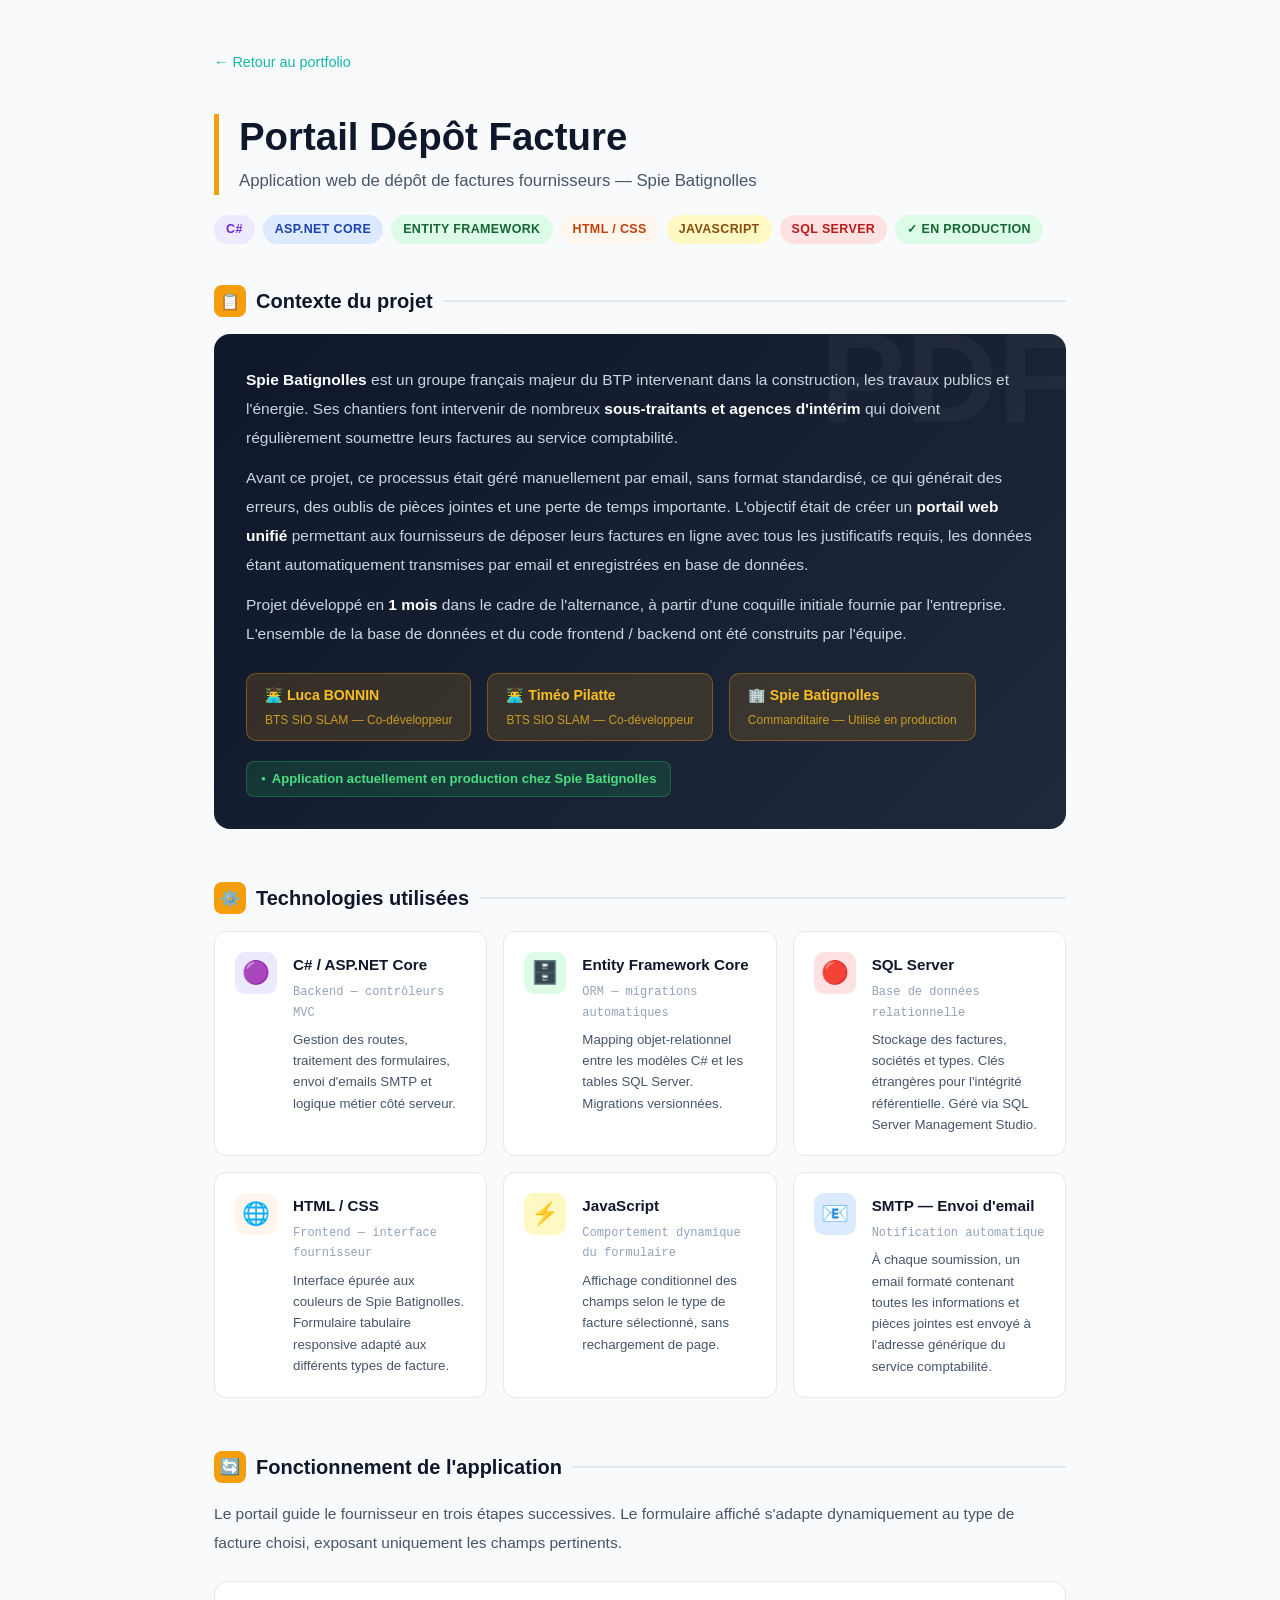
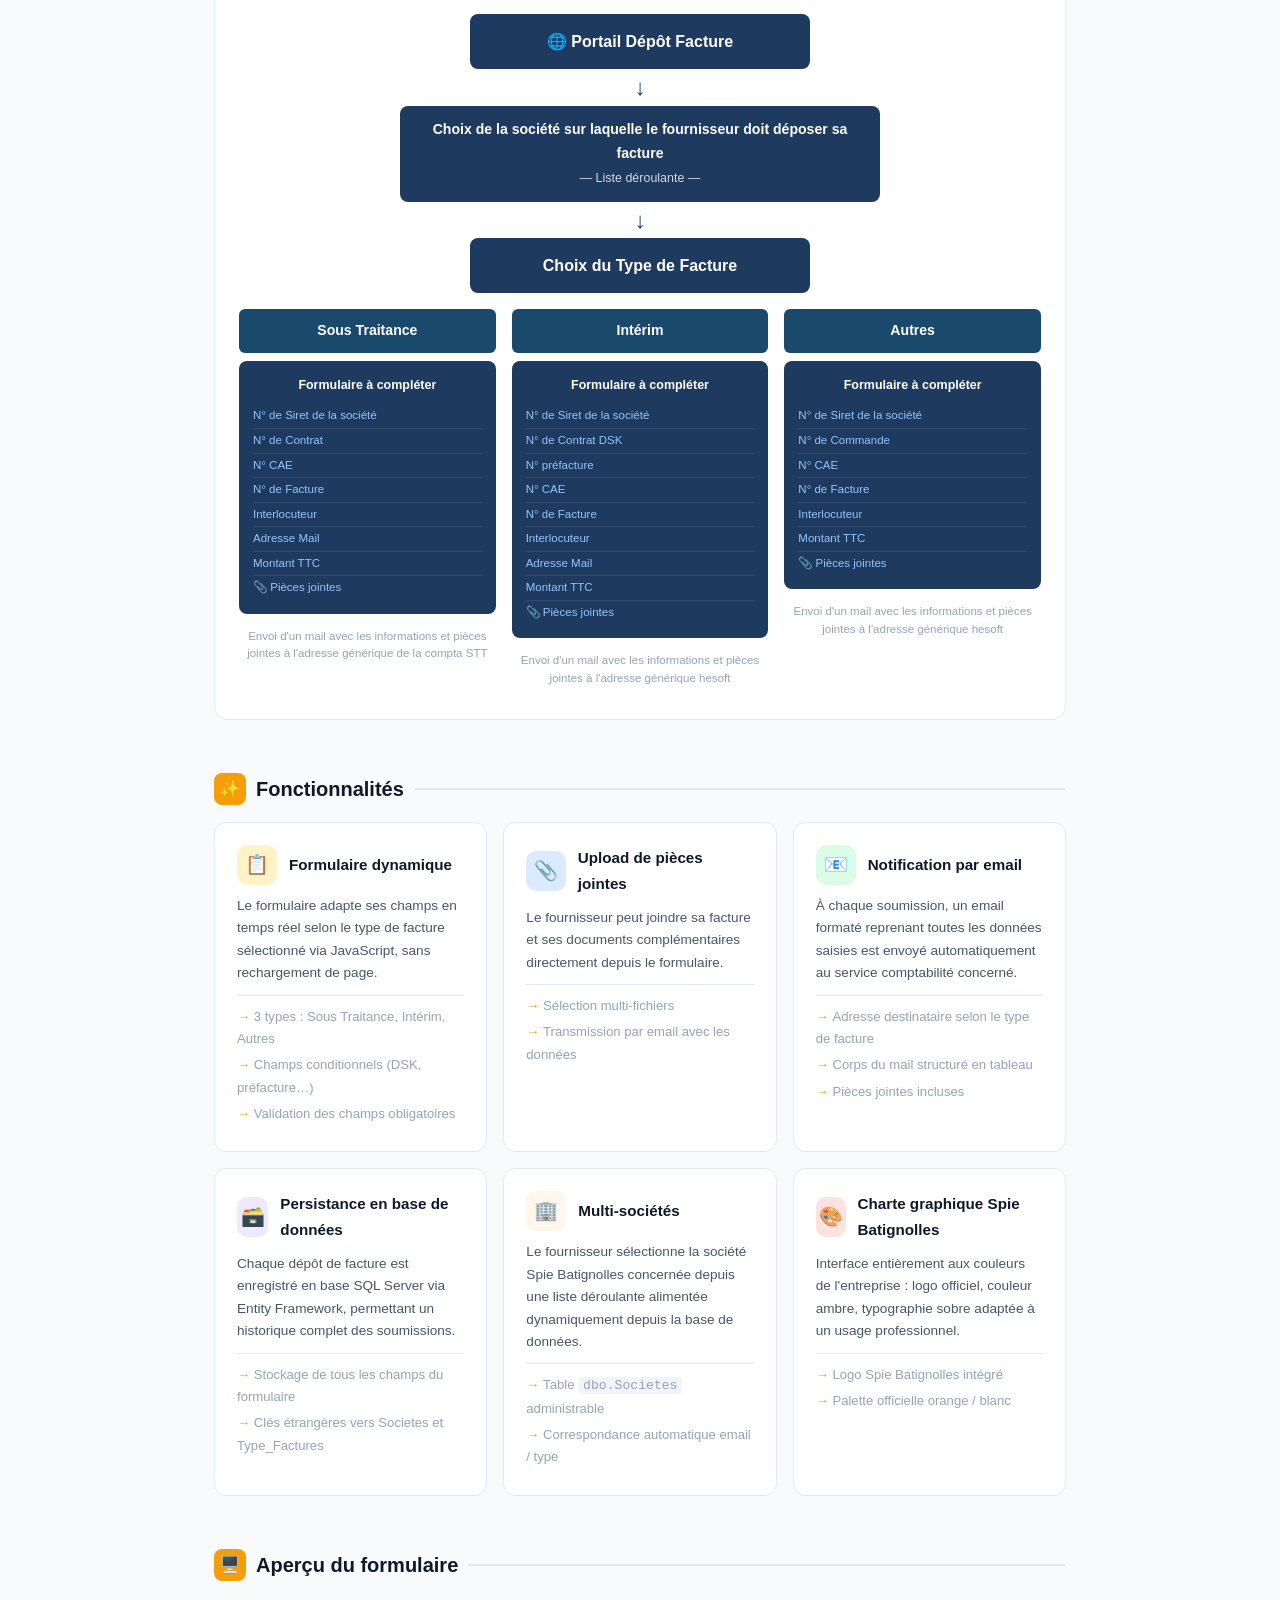
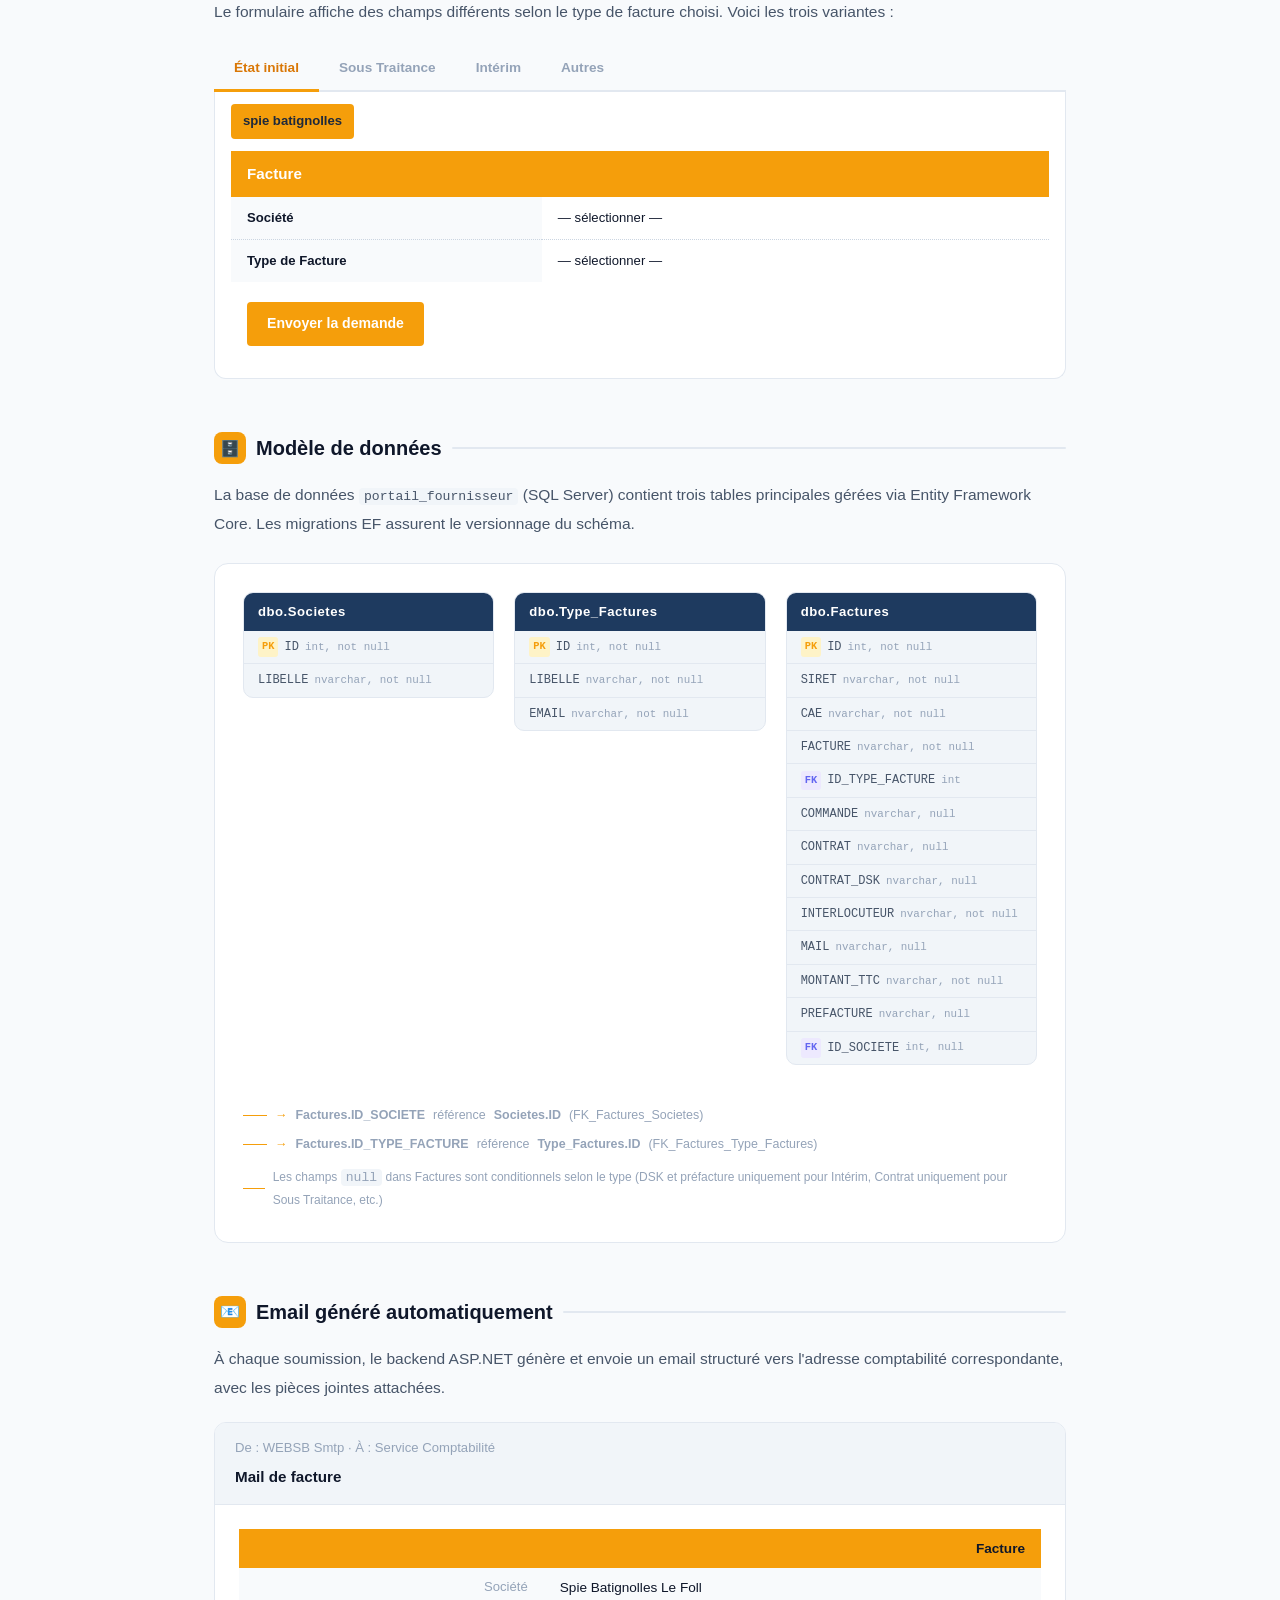
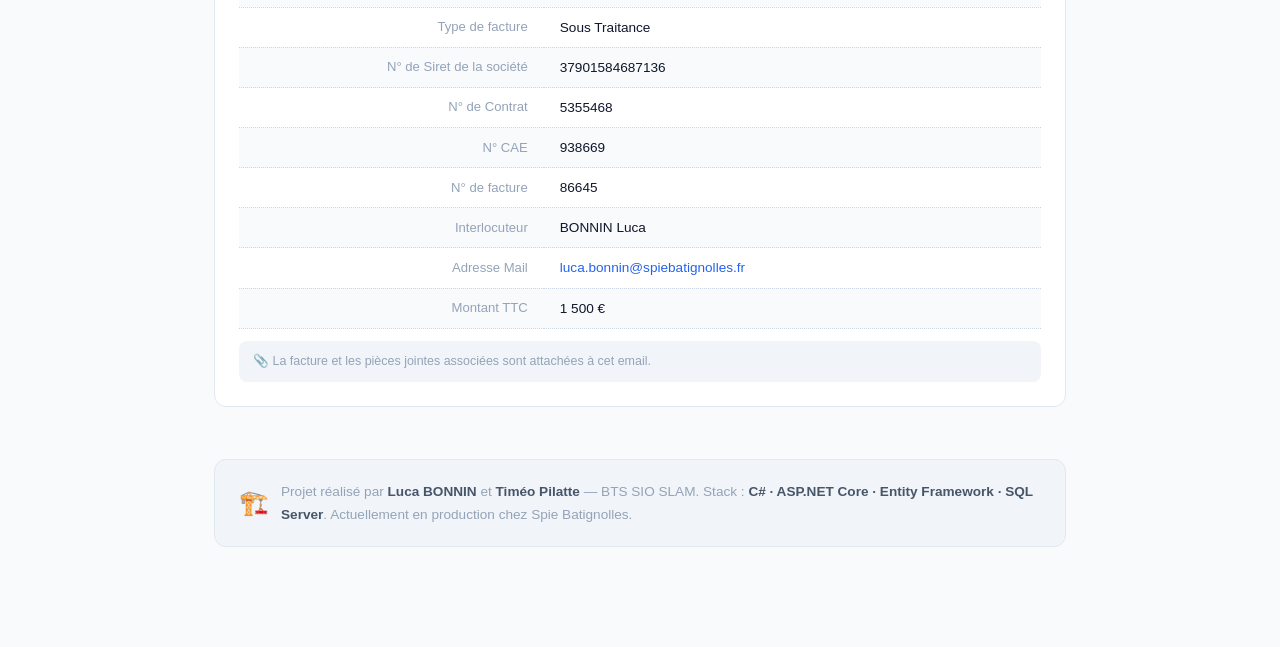
<file: portailFournisseur.html>
<!DOCTYPE html>
<html lang="fr">
<head>
    <meta charset="UTF-8">
    <meta name="viewport" content="width=device-width, initial-scale=1.0">
    <title>Portail Dépôt Facture — Spie Batignolles</title>
    <link rel="stylesheet" href="../CSS/stylePortailFournisseur.css">
</head>
<body>
<div class="page-wrapper">

    <a href="index.html" class="back-link">← Retour au portfolio</a>

    <div class="project-header">
        <h1>Portail Dépôt Facture</h1>
        <p class="subtitle">Application web de dépôt de factures fournisseurs — Spie Batignolles</p>
    </div>
    <div class="tags">
        <span class="tag csharp">C#</span>
        <span class="tag aspnet">ASP.NET Core</span>
        <span class="tag ef">Entity Framework</span>
        <span class="tag html">HTML / CSS</span>
        <span class="tag js">JavaScript</span>
        <span class="tag sql">SQL Server</span>
        <span class="tag prod">✓ En production</span>
    </div>

    <!-- ══ 1. CONTEXTE ══ -->
    <section>
        <h2 class="section-title"><span class="section-icon">📋</span>Contexte du projet</h2>
        <div class="context-card">
            <p><strong>Spie Batignolles</strong> est un groupe français majeur du BTP intervenant dans la construction, les travaux publics et l'énergie. Ses chantiers font intervenir de nombreux <strong>sous-traitants et agences d'intérim</strong> qui doivent régulièrement soumettre leurs factures au service comptabilité.</p>
            <p>Avant ce projet, ce processus était géré manuellement par email, sans format standardisé, ce qui générait des erreurs, des oublis de pièces jointes et une perte de temps importante. L'objectif était de créer un <strong>portail web unifié</strong> permettant aux fournisseurs de déposer leurs factures en ligne avec tous les justificatifs requis, les données étant automatiquement transmises par email et enregistrées en base de données.</p>
            <p>Projet développé en <strong>1 mois</strong> dans le cadre de l'alternance, à partir d'une coquille initiale fournie par l'entreprise. L'ensemble de la base de données et du code frontend / backend ont été construits par l'équipe.</p>
            <div class="actors">
                <div class="actor-chip">👨‍💻 Luca BONNIN<span class="role">BTS SIO SLAM — Co-développeur</span></div>
                <div class="actor-chip">👨‍💻 Timéo Pilatte<span class="role">BTS SIO SLAM — Co-développeur</span></div>
                <div class="actor-chip">🏢 Spie Batignolles<span class="role">Commanditaire — Utilisé en production</span></div>
            </div>
            <div class="prod-badge">Application actuellement en production chez Spie Batignolles</div>
        </div>
    </section>

    <!-- ══ 2. TECHNOLOGIES ══ -->
    <section>
        <h2 class="section-title"><span class="section-icon">⚙️</span>Technologies utilisées</h2>
        <div class="tech-grid">
            <div class="tech-card">
                <div class="tech-icon" style="background:#ede9fe">🟣</div>
                <div>
                    <h3>C# / ASP.NET Core</h3>
                    <div class="version">Backend — contrôleurs MVC</div>
                    <p>Gestion des routes, traitement des formulaires, envoi d'emails SMTP et logique métier côté serveur.</p>
                </div>
            </div>
            <div class="tech-card">
                <div class="tech-icon" style="background:#dcfce7">🗄️</div>
                <div>
                    <h3>Entity Framework Core</h3>
                    <div class="version">ORM — migrations automatiques</div>
                    <p>Mapping objet-relationnel entre les modèles C# et les tables SQL Server. Migrations versionnées.</p>
                </div>
            </div>
            <div class="tech-card">
                <div class="tech-icon" style="background:#fee2e2">🔴</div>
                <div>
                    <h3>SQL Server</h3>
                    <div class="version">Base de données relationnelle</div>
                    <p>Stockage des factures, sociétés et types. Clés étrangères pour l'intégrité référentielle. Géré via SQL Server Management Studio.</p>
                </div>
            </div>
            <div class="tech-card">
                <div class="tech-icon" style="background:#fff7ed">🌐</div>
                <div>
                    <h3>HTML / CSS</h3>
                    <div class="version">Frontend — interface fournisseur</div>
                    <p>Interface épurée aux couleurs de Spie Batignolles. Formulaire tabulaire responsive adapté aux différents types de facture.</p>
                </div>
            </div>
            <div class="tech-card">
                <div class="tech-icon" style="background:#fef9c3">⚡</div>
                <div>
                    <h3>JavaScript</h3>
                    <div class="version">Comportement dynamique du formulaire</div>
                    <p>Affichage conditionnel des champs selon le type de facture sélectionné, sans rechargement de page.</p>
                </div>
            </div>
            <div class="tech-card">
                <div class="tech-icon" style="background:#dbeafe">📧</div>
                <div>
                    <h3>SMTP — Envoi d'email</h3>
                    <div class="version">Notification automatique</div>
                    <p>À chaque soumission, un email formaté contenant toutes les informations et pièces jointes est envoyé à l'adresse générique du service comptabilité.</p>
                </div>
            </div>
        </div>
    </section>

    <!-- ══ 3. FONCTIONNEMENT ══ -->
    <section>
        <h2 class="section-title"><span class="section-icon">🔄</span>Fonctionnement de l'application</h2>
        <p class="prose" style="margin-bottom:24px;">Le portail guide le fournisseur en trois étapes successives. Le formulaire affiché s'adapte dynamiquement au type de facture choisi, exposant uniquement les champs pertinents.</p>
        <div class="flow-wrapper">
            <!-- Etape 1 -->
            <div style="text-align:center; margin-bottom:8px;">
                <div class="flow-node main">🌐 Portail Dépôt Facture</div>
            </div>
            <div class="flow-arrow">↓</div>
            <!-- Etape 2 -->
            <div style="text-align:center; margin-bottom:8px;">
                <div class="flow-node main" style="max-width:480px; font-size:0.88rem; padding:12px 20px;">
                    Choix de la société sur laquelle le fournisseur doit déposer sa facture<br>
                    <span style="font-size:0.78rem; opacity:0.8; font-weight:400;">— Liste déroulante —</span>
                </div>
            </div>
            <div class="flow-arrow">↓</div>
            <!-- Etape 3 -->
            <div style="text-align:center; margin-bottom:16px;">
                <div class="flow-node main">Choix du Type de Facture</div>
            </div>
            <!-- Branches -->
            <div class="flow-branches">
                <!-- Sous Traitance -->
                <div class="flow-branch">
                    <div class="flow-branch-title">Sous Traitance</div>
                    <div class="flow-form-box">
                        <div class="form-title">Formulaire à compléter</div>
                        <ul>
                            <li>N° de Siret de la société</li>
                            <li>N° de Contrat</li>
                            <li>N° CAE</li>
                            <li>N° de Facture</li>
                            <li>Interlocuteur</li>
                            <li>Adresse Mail</li>
                            <li>Montant TTC</li>
                            <li>📎 Pièces jointes</li>
                        </ul>
                    </div>
                    <div class="flow-result">Envoi d'un mail avec les informations et pièces jointes à l'adresse générique de la compta STT</div>
                </div>
                <!-- Interim -->
                <div class="flow-branch">
                    <div class="flow-branch-title">Intérim</div>
                    <div class="flow-form-box">
                        <div class="form-title">Formulaire à compléter</div>
                        <ul>
                            <li>N° de Siret de la société</li>
                            <li>N° de Contrat DSK</li>
                            <li>N° préfacture</li>
                            <li>N° CAE</li>
                            <li>N° de Facture</li>
                            <li>Interlocuteur</li>
                            <li>Adresse Mail</li>
                            <li>Montant TTC</li>
                            <li>📎 Pièces jointes</li>
                        </ul>
                    </div>
                    <div class="flow-result">Envoi d'un mail avec les informations et pièces jointes à l'adresse générique hesoft</div>
                </div>
                <!-- Autres -->
                <div class="flow-branch">
                    <div class="flow-branch-title">Autres</div>
                    <div class="flow-form-box">
                        <div class="form-title">Formulaire à compléter</div>
                        <ul>
                            <li>N° de Siret de la société</li>
                            <li>N° de Commande</li>
                            <li>N° CAE</li>
                            <li>N° de Facture</li>
                            <li>Interlocuteur</li>
                            <li>Montant TTC</li>
                            <li>📎 Pièces jointes</li>
                        </ul>
                    </div>
                    <div class="flow-result">Envoi d'un mail avec les informations et pièces jointes à l'adresse générique hesoft</div>
                </div>
            </div>
        </div>
    </section>

    <!-- ══ 4. FONCTIONNALITÉS ══ -->
    <section>
        <h2 class="section-title"><span class="section-icon">✨</span>Fonctionnalités</h2>
        <div class="features-grid">
            <div class="feature-card">
                <div class="feature-header">
                    <div class="feature-emoji" style="background:#fef3c7">📋</div>
                    <h3>Formulaire dynamique</h3>
                </div>
                <p>Le formulaire adapte ses champs en temps réel selon le type de facture sélectionné via JavaScript, sans rechargement de page.</p>
                <ul class="feature-detail">
                    <li>3 types : Sous Traitance, Intérim, Autres</li>
                    <li>Champs conditionnels (DSK, préfacture…)</li>
                    <li>Validation des champs obligatoires</li>
                </ul>
            </div>
            <div class="feature-card">
                <div class="feature-header">
                    <div class="feature-emoji" style="background:#dbeafe">📎</div>
                    <h3>Upload de pièces jointes</h3>
                </div>
                <p>Le fournisseur peut joindre sa facture et ses documents complémentaires directement depuis le formulaire.</p>
                <ul class="feature-detail">
                    <li>Sélection multi-fichiers</li>
                    <li>Transmission par email avec les données</li>
                </ul>
            </div>
            <div class="feature-card">
                <div class="feature-header">
                    <div class="feature-emoji" style="background:#dcfce7">📧</div>
                    <h3>Notification par email</h3>
                </div>
                <p>À chaque soumission, un email formaté reprenant toutes les données saisies est envoyé automatiquement au service comptabilité concerné.</p>
                <ul class="feature-detail">
                    <li>Adresse destinataire selon le type de facture</li>
                    <li>Corps du mail structuré en tableau</li>
                    <li>Pièces jointes incluses</li>
                </ul>
            </div>
            <div class="feature-card">
                <div class="feature-header">
                    <div class="feature-emoji" style="background:#ede9fe">🗃️</div>
                    <h3>Persistance en base de données</h3>
                </div>
                <p>Chaque dépôt de facture est enregistré en base SQL Server via Entity Framework, permettant un historique complet des soumissions.</p>
                <ul class="feature-detail">
                    <li>Stockage de tous les champs du formulaire</li>
                    <li>Clés étrangères vers Societes et Type_Factures</li>
                </ul>
            </div>
            <div class="feature-card">
                <div class="feature-header">
                    <div class="feature-emoji" style="background:#fff7ed">🏢</div>
                    <h3>Multi-sociétés</h3>
                </div>
                <p>Le fournisseur sélectionne la société Spie Batignolles concernée depuis une liste déroulante alimentée dynamiquement depuis la base de données.</p>
                <ul class="feature-detail">
                    <li>Table <code>dbo.Societes</code> administrable</li>
                    <li>Correspondance automatique email / type</li>
                </ul>
            </div>
            <div class="feature-card">
                <div class="feature-header">
                    <div class="feature-emoji" style="background:#fee2e2">🎨</div>
                    <h3>Charte graphique Spie Batignolles</h3>
                </div>
                <p>Interface entièrement aux couleurs de l'entreprise : logo officiel, couleur ambre, typographie sobre adaptée à un usage professionnel.</p>
                <ul class="feature-detail">
                    <li>Logo Spie Batignolles intégré</li>
                    <li>Palette officielle orange / blanc</li>
                </ul>
            </div>
        </div>
    </section>

    <!-- ══ 5. APERÇU DU FORMULAIRE ══ -->
    <section>
        <h2 class="section-title"><span class="section-icon">🖥️</span>Aperçu du formulaire</h2>
        <p class="prose" style="margin-bottom:20px;">Le formulaire affiche des champs différents selon le type de facture choisi. Voici les trois variantes :</p>
        <div class="form-tabs">
            <div class="form-tab active" onclick="showTab('initial')">État initial</div>
            <div class="form-tab" onclick="showTab('st')">Sous Traitance</div>
            <div class="form-tab" onclick="showTab('interim')">Intérim</div>
            <div class="form-tab" onclick="showTab('autres')">Autres</div>
        </div>

        <!-- Initial -->
        <div class="form-preview active" id="tab-initial">
            <div style="padding:12px 16px 0; display:flex; align-items:center; justify-content:space-between;">
                <div style="font-size:0.82rem; font-weight:800; color:#1e293b; background:#f59e0b; padding:6px 12px; border-radius:4px;">spie batignolles</div>
            </div>
            <div style="margin:12px 16px 0 16px;">
                <div class="form-header-bar">Facture</div>
            </div>
            <table class="form-table" style="margin:0 16px; width:calc(100% - 32px);">
                <tr><td>Société</td><td class="value">— sélectionner —</td></tr>
                <tr><td>Type de Facture</td><td class="value">— sélectionner —</td></tr>
            </table>
            <div style="padding:4px 16px 16px;"><span class="form-submit">Envoyer la demande</span></div>
        </div>

        <!-- Sous Traitance -->
        <div class="form-preview" id="tab-st">
            <div style="padding:12px 16px 0; display:flex; align-items:center; justify-content:space-between;">
                <div style="font-size:0.82rem; font-weight:800; color:#1e293b; background:#f59e0b; padding:6px 12px; border-radius:4px;">spie batignolles</div>
            </div>
            <div style="margin:12px 16px 0 16px;">
                <div class="form-header-bar">Facture</div>
            </div>
            <table class="form-table" style="margin:0 16px; width:calc(100% - 32px);">
                <tr><td>Société</td><td class="value">—</td></tr>
                <tr><td>Type de Facture</td><td class="value">Sous Traitance</td></tr>
                <tr><td>N° de Siret de la société</td><td>Obligatoire</td></tr>
                <tr><td>N° de Contrat</td><td>Obligatoire</td></tr>
                <tr><td>N° CAE</td><td>Obligatoire</td></tr>
                <tr><td>N° de facture</td><td>Obligatoire</td></tr>
                <tr><td>Interlocuteur</td><td>Obligatoire</td></tr>
                <tr><td>Adresse Mail</td><td>exemple@domaine.com</td></tr>
                <tr><td>Montant TTC</td><td>Obligatoire</td></tr>
                <tr><td>Ajouter une pièce jointe</td><td class="value">Choisir des fichiers</td></tr>
            </table>
            <div style="padding:4px 16px 16px;"><span class="form-submit">Envoyer la demande</span></div>
        </div>

        <!-- Interim -->
        <div class="form-preview" id="tab-interim">
            <div style="padding:12px 16px 0;">
                <div style="font-size:0.82rem; font-weight:800; color:#1e293b; background:#f59e0b; padding:6px 12px; border-radius:4px; display:inline-block;">spie batignolles</div>
            </div>
            <div style="margin:12px 16px 0 16px;">
                <div class="form-header-bar">Facture</div>
            </div>
            <table class="form-table" style="margin:0 16px; width:calc(100% - 32px);">
                <tr><td>Société</td><td class="value">—</td></tr>
                <tr><td>Type de Facture</td><td class="value">Intérim</td></tr>
                <tr><td>N° de Siret de la société</td><td>Obligatoire</td></tr>
                <tr><td>N° de Contrat DSK</td><td>Obligatoire</td></tr>
                <tr><td>N° préfacture</td><td>Obligatoire</td></tr>
                <tr><td>N° CAE</td><td>Obligatoire</td></tr>
                <tr><td>N° de facture</td><td>Obligatoire</td></tr>
                <tr><td>Interlocuteur</td><td>Obligatoire</td></tr>
                <tr><td>Adresse Mail</td><td>exemple@domaine.com</td></tr>
                <tr><td>Montant TTC</td><td>Obligatoire</td></tr>
                <tr><td>Ajouter une pièce jointe</td><td class="value">Choisir des fichiers</td></tr>
            </table>
            <div style="padding:4px 16px 16px;"><span class="form-submit">Envoyer la demande</span></div>
        </div>

        <!-- Autres -->
        <div class="form-preview" id="tab-autres">
            <div style="padding:12px 16px 0;">
                <div style="font-size:0.82rem; font-weight:800; color:#1e293b; background:#f59e0b; padding:6px 12px; border-radius:4px; display:inline-block;">spie batignolles</div>
            </div>
            <div style="margin:12px 16px 0 16px;">
                <div class="form-header-bar">Facture</div>
            </div>
            <table class="form-table" style="margin:0 16px; width:calc(100% - 32px);">
                <tr><td>Société</td><td class="value">—</td></tr>
                <tr><td>Type de Facture</td><td class="value">Autres</td></tr>
                <tr><td>N° de Siret de la société</td><td>Obligatoire</td></tr>
                <tr><td>N° de Commande</td><td>Obligatoire</td></tr>
                <tr><td>N° CAE</td><td>Obligatoire</td></tr>
                <tr><td>N° de facture</td><td>Obligatoire</td></tr>
                <tr><td>Interlocuteur</td><td>Obligatoire</td></tr>
                <tr><td>Montant TTC</td><td>Obligatoire</td></tr>
                <tr><td>Ajouter une pièce jointe</td><td class="value">Choisir des fichiers</td></tr>
            </table>
            <div style="padding:4px 16px 16px;"><span class="form-submit">Envoyer la demande</span></div>
        </div>
    </section>

    <!-- ══ 6. MODÈLE DE DONNÉES ══ -->
    <section>
        <h2 class="section-title"><span class="section-icon">🗄️</span>Modèle de données</h2>
        <p class="prose" style="margin-bottom:24px;">La base de données <code>portail_fournisseur</code> (SQL Server) contient trois tables principales gérées via Entity Framework Core. Les migrations EF assurent le versionnage du schéma.</p>
        <div class="db-schema">
            <!-- Societes -->
            <div class="db-table">
                <div class="db-table-header">dbo.Societes</div>
                <div class="db-field"><span class="pk">PK</span> ID <span class="null">int, not null</span></div>
                <div class="db-field">LIBELLE <span class="null">nvarchar, not null</span></div>
            </div>
            <!-- Type_Factures -->
            <div class="db-table">
                <div class="db-table-header">dbo.Type_Factures</div>
                <div class="db-field"><span class="pk">PK</span> ID <span class="null">int, not null</span></div>
                <div class="db-field">LIBELLE <span class="null">nvarchar, not null</span></div>
                <div class="db-field">EMAIL <span class="null">nvarchar, not null</span></div>
            </div>
            <!-- Factures -->
            <div class="db-table">
                <div class="db-table-header">dbo.Factures</div>
                <div class="db-field"><span class="pk">PK</span> ID <span class="null">int, not null</span></div>
                <div class="db-field">SIRET <span class="null">nvarchar, not null</span></div>
                <div class="db-field">CAE <span class="null">nvarchar, not null</span></div>
                <div class="db-field">FACTURE <span class="null">nvarchar, not null</span></div>
                <div class="db-field"><span class="fk">FK</span> ID_TYPE_FACTURE <span class="null">int</span></div>
                <div class="db-field">COMMANDE <span class="null">nvarchar, null</span></div>
                <div class="db-field">CONTRAT <span class="null">nvarchar, null</span></div>
                <div class="db-field">CONTRAT_DSK <span class="null">nvarchar, null</span></div>
                <div class="db-field">INTERLOCUTEUR <span class="null">nvarchar, not null</span></div>
                <div class="db-field">MAIL <span class="null">nvarchar, null</span></div>
                <div class="db-field">MONTANT_TTC <span class="null">nvarchar, not null</span></div>
                <div class="db-field">PREFACTURE <span class="null">nvarchar, null</span></div>
                <div class="db-field"><span class="fk">FK</span> ID_SOCIETE <span class="null">int, null</span></div>
            </div>
            <!-- Relations -->
            <div class="db-relations">
                <div class="db-relation-line"><span class="rel-arrow">→</span> <strong>Factures.ID_SOCIETE</strong> référence <strong>Societes.ID</strong> (FK_Factures_Societes)</div>
                <div class="db-relation-line"><span class="rel-arrow">→</span> <strong>Factures.ID_TYPE_FACTURE</strong> référence <strong>Type_Factures.ID</strong> (FK_Factures_Type_Factures)</div>
                <div class="db-relation-line" style="margin-top:4px;"><span style="font-size:0.75rem; color:var(--text-muted)">Les champs <code>null</code> dans Factures sont conditionnels selon le type (DSK et préfacture uniquement pour Intérim, Contrat uniquement pour Sous Traitance, etc.)</span></div>
            </div>
        </div>
    </section>

    <!-- ══ 7. EMAIL GÉNÉRÉ ══ -->
    <section>
        <h2 class="section-title"><span class="section-icon">📧</span>Email généré automatiquement</h2>
        <p class="prose" style="margin-bottom:20px;">À chaque soumission, le backend ASP.NET génère et envoie un email structuré vers l'adresse comptabilité correspondante, avec les pièces jointes attachées.</p>
        <div class="email-preview">
            <div class="email-header">
                <div class="email-from">De : WEBSB Smtp · À : Service Comptabilité</div>
                <div class="email-subject">Mail de facture</div>
            </div>
            <div class="email-body">
                <table class="email-table">
                    <thead><tr><td colspan="2">Facture</td></tr></thead>
                    <tbody>
                        <tr><td>Société</td><td>Spie Batignolles Le Foll</td></tr>
                        <tr><td>Type de facture</td><td>Sous Traitance</td></tr>
                        <tr><td>N° de Siret de la société</td><td>37901584687136</td></tr>
                        <tr><td>N° de Contrat</td><td>5355468</td></tr>
                        <tr><td>N° CAE</td><td>938669</td></tr>
                        <tr><td>N° de facture</td><td>86645</td></tr>
                        <tr><td>Interlocuteur</td><td>BONNIN Luca</td></tr>
                        <tr><td>Adresse Mail</td><td style="color:#2563eb;">luca.bonnin@spiebatignolles.fr</td></tr>
                        <tr><td>Montant TTC</td><td>1 500 €</td></tr>
                    </tbody>
                </table>
                <div class="email-note">📎 La facture et les pièces jointes associées sont attachées à cet email.</div>
            </div>
        </div>
    </section>

        <!-- ══ 8. AMÉLIORATIONS ══ -->
    <!-- <section>
        <h2 class="section-title"><span class="section-icon">🚀</span>Améliorations possibles</h2>
        <div class="improvements-list">
            <div class="improvement-item priority-high">
                <span class="improvement-badge badge-high">Priorité haute</span>
                <div class="improvement-content">
                    <h4>Espace fournisseur authentifié</h4>
                    <p>Permettre aux fournisseurs de se connecter avec un compte pour consulter l'historique de leurs dépôts, éviter les doublons et suivre le statut de traitement de leurs factures.</p>
                </div>
            </div>
            <div class="improvement-item priority-high">
                <span class="improvement-badge badge-high">Priorité haute</span>
                <div class="improvement-content">
                    <h4>Interface d'administration</h4>
                    <p>Tableau de bord pour le service comptabilité : visualiser toutes les factures reçues, filtrer par société / type / date, changer le statut (reçue, traitée, rejetée) et exporter en Excel.</p>
                </div>
            </div>
            <div class="improvement-item priority-medium">
                <span class="improvement-badge badge-medium">Priorité moyenne</span>
                <div class="improvement-content">
                    <h4>Validation côté serveur renforcée</h4>
                    <p>Ajout de contrôles métier : format SIRET (14 chiffres), montant numérique positif, types de fichiers autorisés, taille maximale des pièces jointes.</p>
                </div>
            </div>
            <div class="improvement-item priority-medium">
                <span class="improvement-badge badge-medium">Priorité moyenne</span>
                <div class="improvement-content">
                    <h4>Accusé de réception fournisseur</h4>
                    <p>Envoyer un email de confirmation au fournisseur avec un récapitulatif de sa soumission et un numéro de dossier unique pour le suivi.</p>
                </div>
            </div>
            <div class="improvement-item priority-low">
                <span class="improvement-badge badge-low">Priorité basse</span>
                <div class="improvement-content">
                    <h4>Gestion des pièces jointes en base</h4>
                    <p>Stocker les fichiers uploadés sur un serveur de fichiers et conserver leur référence en base de données plutôt que de les transmettre uniquement par email.</p>
                </div>
            </div>
        </div>
    </section> -->

    <!-- Footer -->
    <div class="footer-note">
        <span style="font-size:1.5rem;">🏗️</span>
        <span>Projet réalisé par <strong style="color:var(--text-secondary)">Luca BONNIN</strong> et <strong style="color:var(--text-secondary)">Timéo Pilatte</strong> — BTS SIO SLAM. Stack : <strong style="color:var(--text-secondary)">C# · ASP.NET Core · Entity Framework · SQL Server</strong>. Actuellement en production chez Spie Batignolles.</span>
    </div>

</div>

<script>
    function showTab(name) {
        document.querySelectorAll('.form-tab').forEach(t => t.classList.remove('active'));
        document.querySelectorAll('.form-preview').forEach(p => p.classList.remove('active'));
        document.getElementById('tab-' + name).classList.add('active');
        event.target.classList.add('active');
    }
</script>
</body>
</html>
</file>
<file: CSS/stylePortailFournisseur.css>
:root {
    --accent: #2dd4bf; --accent-dark: #14b8a6;
    --spie: #f59e0b; --spie-dark: #d97706;
    --bg: #f8fafc; --surface: #ffffff; --surface-alt: #f1f5f9;
    --border: #e2e8f0; --text-primary: #0f172a;
    --text-secondary: #475569; --text-muted: #94a3b8;
}
* { box-sizing: border-box; margin: 0; padding: 0; }
body { font-family: -apple-system, BlinkMacSystemFont, 'Segoe UI', Roboto, sans-serif; background: var(--bg); color: var(--text-primary); line-height: 1.7; }
.page-wrapper { max-width: 900px; margin: 0 auto; padding: 48px 24px 80px; }
.back-link { display: inline-flex; align-items: center; gap: 8px; color: var(--accent-dark); text-decoration: none; font-weight: 500; font-size: 0.9rem; margin-bottom: 40px; transition: color 0.2s; }
.back-link:hover { color: var(--accent); }
.project-header { border-left: 5px solid var(--spie); padding-left: 20px; margin-bottom: 12px; }
.project-header h1 { font-size: 2.4rem; font-weight: 800; color: var(--text-primary); line-height: 1.2; }
.project-header .subtitle { color: var(--text-secondary); font-size: 1.05rem; margin-top: 6px; }
.tags { display: flex; flex-wrap: wrap; gap: 8px; margin: 20px 0 40px; }
.tag { font-size: 0.78rem; font-weight: 600; padding: 4px 12px; border-radius: 99px; letter-spacing: 0.03em; text-transform: uppercase; }
.tag.csharp    { background: #ede9fe; color: #6d28d9; }
.tag.aspnet    { background: #dbeafe; color: #1e40af; }
.tag.js        { background: #fef9c3; color: #854d0e; }
.tag.sql       { background: #fee2e2; color: #b91c1c; }
.tag.ef        { background: #dcfce7; color: #166534; }
.tag.html      { background: #fff7ed; color: #c2410c; }
.tag.prod      { background: #dcfce7; color: #166534; }
section { margin-bottom: 52px; }
.section-title { font-size: 1.25rem; font-weight: 700; color: var(--text-primary); margin-bottom: 16px; display: flex; align-items: center; gap: 10px; }
.section-title::after { content: ''; flex: 1; height: 2px; background: var(--border); border-radius: 99px; }
.section-icon { width: 32px; height: 32px; background: var(--spie); border-radius: 8px; display: inline-flex; align-items: center; justify-content: center; font-size: 1rem; flex-shrink: 0; }
.prose { color: var(--text-secondary); font-size: 0.97rem; line-height: 1.85; }
.prose strong { color: var(--text-primary); font-weight: 600; }
code { background: var(--surface-alt); padding: 1px 5px; border-radius: 4px; font-size: 0.82rem; font-family: 'SF Mono','Fira Code',monospace; }

/* Context card */
.context-card { background: linear-gradient(135deg, #0f172a 0%, #1e293b 100%); border-radius: 16px; padding: 32px; position: relative; overflow: hidden; }
.context-card::before { content: 'PDF'; position: absolute; right: -10px; top: -20px; font-size: 8rem; font-weight: 900; color: rgba(255,255,255,0.04); line-height: 1; user-select: none; }
.context-card p { color: #cbd5e1; line-height: 1.85; font-size: 0.97rem; }
.context-card p + p { margin-top: 12px; }
.context-card strong { color: #fff; }
.context-card .actors { display: flex; gap: 16px; margin-top: 24px; flex-wrap: wrap; }
.actor-chip { background: rgba(245,158,11,0.15); border: 1px solid rgba(245,158,11,0.35); color: #fbbf24; border-radius: 10px; padding: 10px 18px; font-size: 0.88rem; font-weight: 600; }
.actor-chip .role { font-size: 0.75rem; opacity: 0.75; display: block; font-weight: 400; margin-top: 2px; }
.prod-badge { display: inline-flex; align-items: center; gap: 6px; background: rgba(34,197,94,0.15); border: 1px solid rgba(34,197,94,0.3); color: #4ade80; border-radius: 8px; padding: 6px 14px; font-size: 0.82rem; font-weight: 700; margin-top: 20px; }
.prod-badge::before { content: '●'; font-size: 0.5rem; animation: blink 1.5s ease-in-out infinite; }
@keyframes blink { 0%,100%{opacity:1} 50%{opacity:0.3} }

/* Tech grid */
.tech-grid { display: grid; grid-template-columns: repeat(auto-fill, minmax(260px, 1fr)); gap: 16px; }
.tech-card { background: var(--surface); border: 1px solid var(--border); border-radius: 12px; padding: 20px; display: flex; gap: 16px; align-items: flex-start; transition: box-shadow 0.2s, border-color 0.2s; }
.tech-card:hover { box-shadow: 0 4px 16px rgba(0,0,0,0.07); border-color: var(--spie); }
.tech-icon { width: 42px; height: 42px; border-radius: 10px; display: flex; align-items: center; justify-content: center; font-size: 1.4rem; flex-shrink: 0; }
.tech-card h3 { font-size: 0.95rem; font-weight: 700; color: var(--text-primary); margin-bottom: 4px; }
.tech-card .version { font-size: 0.75rem; color: var(--text-muted); margin-bottom: 6px; font-family: monospace; }
.tech-card p { font-size: 0.83rem; color: var(--text-secondary); line-height: 1.6; }

/* Flow diagram */
.flow-wrapper { background: var(--surface); border: 1px solid var(--border); border-radius: 14px; padding: 32px 24px; }
.flow-node { background: #1a4a6b; color: #fff; border-radius: 8px; padding: 12px 20px; text-align: center; font-size: 0.9rem; font-weight: 600; margin: 0 auto; }
.flow-node.main { max-width: 340px; background: #1e3a5f; font-size: 1rem; padding: 14px 24px; }
.flow-node.sub { max-width: 280px; }
.flow-arrow { text-align: center; color: #1a4a6b; font-size: 1.4rem; line-height: 1; margin: 6px 0; font-weight: 700; }
.flow-branches { display: grid; grid-template-columns: 1fr 1fr 1fr; gap: 16px; margin-top: 16px; }
.flow-branch { display: flex; flex-direction: column; align-items: center; gap: 8px; }
.flow-branch-title { background: #1a4a6b; color: #fff; border-radius: 6px; padding: 10px 14px; text-align: center; font-size: 0.88rem; font-weight: 700; width: 100%; }
.flow-form-box { background: #1e3a5f; border-radius: 8px; padding: 14px; width: 100%; }
.flow-form-box .form-title { color: #fff; font-size: 0.78rem; font-weight: 700; text-align: center; margin-bottom: 8px; }
.flow-form-box ul { list-style: none; }
.flow-form-box li { color: #93c5fd; font-size: 0.72rem; padding: 2px 0; border-bottom: 1px solid rgba(255,255,255,0.08); }
.flow-form-box li:last-child { border-bottom: none; }
.flow-result { font-size: 0.72rem; color: var(--text-muted); text-align: center; margin-top: 6px; line-height: 1.5; padding: 0 4px; }
.flow-center-arrow { text-align: center; margin: 8px 0; }

/* Features */
.features-grid { display: grid; grid-template-columns: repeat(auto-fill, minmax(260px, 1fr)); gap: 16px; }
.feature-card { background: var(--surface); border: 1px solid var(--border); border-radius: 12px; padding: 22px; transition: box-shadow 0.2s; }
.feature-card:hover { box-shadow: 0 4px 16px rgba(0,0,0,0.07); }
.feature-header { display: flex; align-items: center; gap: 12px; margin-bottom: 10px; }
.feature-emoji { width: 40px; height: 40px; border-radius: 10px; display: flex; align-items: center; justify-content: center; font-size: 1.2rem; }
.feature-card h3 { font-size: 0.95rem; font-weight: 700; color: var(--text-primary); }
.feature-card p { font-size: 0.85rem; color: var(--text-secondary); line-height: 1.65; }
.feature-detail { margin-top: 10px; font-size: 0.82rem; color: var(--text-muted); border-top: 1px solid var(--border); padding-top: 10px; list-style: none; }
.feature-detail li { margin-bottom: 4px; }
.feature-detail li::before { content: '→ '; color: var(--spie); font-weight: 700; }

/* Form preview tabs */
.form-tabs { display: flex; gap: 0; border-bottom: 2px solid var(--border); margin-bottom: 0; }
.form-tab { padding: 10px 20px; font-size: 0.85rem; font-weight: 600; color: var(--text-muted); cursor: pointer; border-bottom: 3px solid transparent; margin-bottom: -2px; transition: color 0.2s, border-color 0.2s; }
.form-tab.active { color: var(--spie-dark); border-bottom-color: var(--spie); }
.form-preview { display: none; background: var(--surface); border: 1px solid var(--border); border-top: none; border-radius: 0 0 12px 12px; overflow: hidden; }
.form-preview.active { display: block; }
.form-header-bar { background: var(--spie); color: #fff; padding: 10px 16px; font-weight: 700; font-size: 0.95rem; display: flex; align-items: center; gap: 8px; }
.spie-logo { font-size: 0.82rem; font-weight: 800; color: #1e293b; background: #fff; padding: 4px 10px; border-radius: 4px; letter-spacing: 0.05em; margin-right: auto; }
.form-table { width: 100%; border-collapse: collapse; font-size: 0.85rem; }
.form-table tr { border-bottom: 1px dotted #cbd5e1; }
.form-table tr:last-child { border-bottom: none; }
.form-table td:first-child { background: #f8fafc; padding: 10px 16px; font-weight: 600; color: #0f172a; width: 38%; font-size: 0.82rem; }
.form-table td:last-child { padding: 10px 16px; color: #94a3b8; font-style: italic; font-size: 0.82rem; }
.form-table td:last-child.value { color: var(--text-primary); font-style: normal; }
.form-submit { background: var(--spie); color: #fff; border: none; padding: 10px 20px; font-weight: 700; border-radius: 4px; font-size: 0.88rem; cursor: default; margin: 16px; display: inline-block; }

/* DB Schema */
.db-schema { display: flex; gap: 20px; flex-wrap: wrap; align-items: flex-start; background: var(--surface); border: 1px solid var(--border); border-radius: 14px; padding: 28px; position: relative; }
.db-table { background: var(--surface-alt); border: 1px solid var(--border); border-radius: 10px; overflow: hidden; min-width: 200px; flex: 1; }
.db-table-header { background: #1e3a5f; color: #fff; padding: 8px 14px; font-size: 0.82rem; font-weight: 700; letter-spacing: 0.04em; }
.db-field { padding: 6px 14px; font-size: 0.75rem; font-family: 'SF Mono','Fira Code', monospace; color: var(--text-secondary); border-bottom: 1px solid var(--border); display: flex; align-items: center; gap: 6px; }
.db-field:last-child { border-bottom: none; }
.db-field .pk { color: #f59e0b; font-weight: 700; font-size: 0.65rem; background: #fef3c7; padding: 1px 4px; border-radius: 3px; }
.db-field .fk { color: #6366f1; font-weight: 700; font-size: 0.65rem; background: #ede9fe; padding: 1px 4px; border-radius: 3px; }
.db-field .null { color: #94a3b8; font-size: 0.68rem; }
.db-relations { width: 100%; margin-top: 16px; }
.db-relation-line { display: flex; align-items: center; gap: 8px; font-size: 0.78rem; color: var(--text-muted); padding: 4px 0; }
.db-relation-line::before { content: ''; display: inline-block; width: 24px; height: 1px; background: var(--spie); }
.rel-arrow { color: var(--spie); font-weight: 700; }

/* Email preview */
.email-preview { background: var(--surface); border: 1px solid var(--border); border-radius: 12px; overflow: hidden; }
.email-header { background: var(--surface-alt); padding: 14px 20px; border-bottom: 1px solid var(--border); }
.email-from { font-size: 0.82rem; color: var(--text-muted); margin-bottom: 4px; }
.email-subject { font-size: 0.95rem; font-weight: 700; color: var(--text-primary); }
.email-body { padding: 24px; }
.email-table { width: 100%; border-collapse: collapse; font-size: 0.85rem; }
.email-table thead tr { background: var(--spie); }
.email-table thead td { color: #fff; font-weight: 700; padding: 10px 16px; font-size: 0.95rem; }
.email-table tbody tr { border-bottom: 1px dotted #cbd5e1; }
.email-table tbody tr:nth-child(odd) { background: #f8fafc; }
.email-table td:first-child { text-align: right; padding: 8px 16px; color: var(--text-muted); font-size: 0.82rem; width: 38%; }
.email-table td:last-child { padding: 8px 16px; color: var(--text-primary); font-size: 0.85rem; }
.email-note { font-size: 0.78rem; color: var(--text-muted); margin-top: 12px; padding: 10px 14px; background: var(--surface-alt); border-radius: 8px; }

/* Improvements */
.improvements-list { display: flex; flex-direction: column; gap: 14px; }
.improvement-item { background: var(--surface); border: 1px solid var(--border); border-left: 4px solid transparent; border-radius: 0 12px 12px 0; padding: 18px 20px; display: flex; gap: 16px; align-items: flex-start; }
.improvement-item.priority-high   { border-left-color: #ef4444; }
.improvement-item.priority-medium { border-left-color: #f97316; }
.improvement-item.priority-low    { border-left-color: #22c55e; }
.improvement-badge { flex-shrink: 0; font-size: 0.7rem; font-weight: 700; padding: 3px 10px; border-radius: 99px; text-transform: uppercase; margin-top: 2px; }
.badge-high   { background: #fee2e2; color: #b91c1c; }
.badge-medium { background: #fff7ed; color: #c2410c; }
.badge-low    { background: #dcfce7; color: #16a34a; }
.improvement-content h4 { font-size: 0.93rem; font-weight: 700; color: var(--text-primary); margin-bottom: 4px; }
.improvement-content p  { font-size: 0.85rem; color: var(--text-secondary); line-height: 1.65; }

.footer-note { background: var(--surface-alt); border: 1px solid var(--border); border-radius: 12px; padding: 20px 24px; font-size: 0.85rem; color: var(--text-muted); display: flex; align-items: center; gap: 12px; }

@media (max-width: 600px) {
    .project-header h1 { font-size: 1.8rem; }
    .tech-grid, .features-grid { grid-template-columns: 1fr; }
    .flow-branches { grid-template-columns: 1fr; }
    .db-schema { flex-direction: column; }
}
</file>
